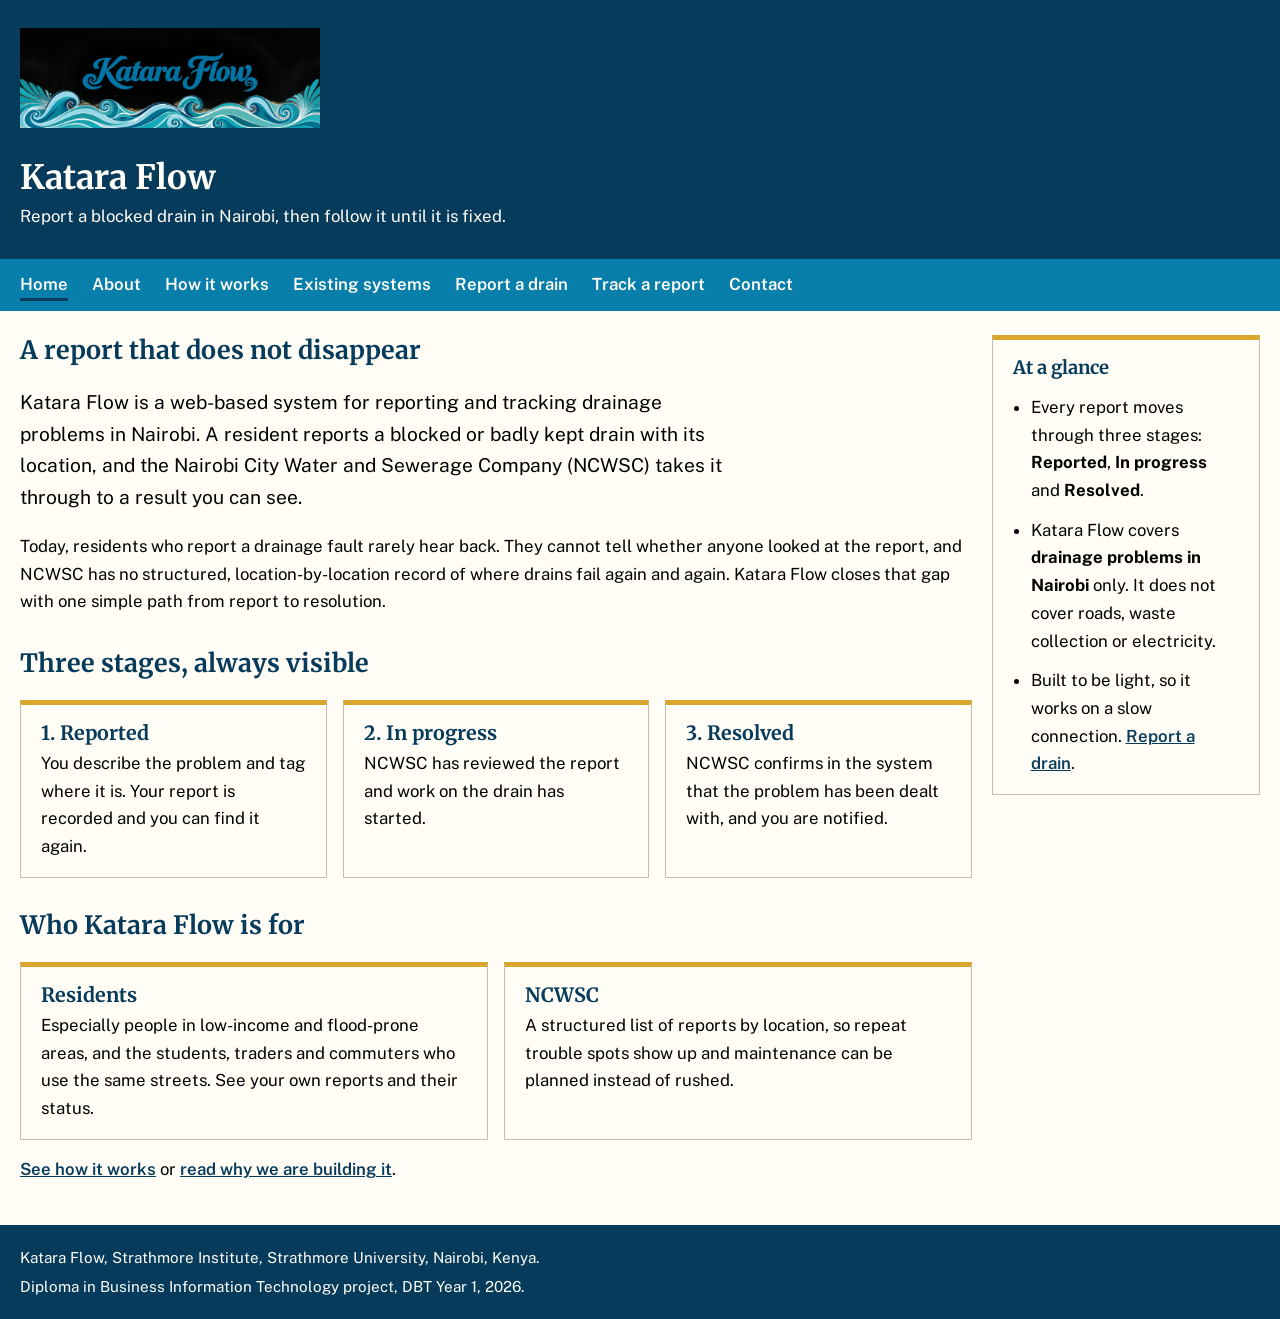
<file: index.html>
<!DOCTYPE html>
<html lang="en">
<head>
  <meta charset="utf-8">
  <meta name="viewport" content="width=device-width, initial-scale=1">
  <title>Katara Flow - Drainage reporting and tracking for Nairobi</title>
  <link rel="preconnect" href="https://fonts.googleapis.com">
  <link rel="preconnect" href="https://fonts.gstatic.com" crossorigin>
  <link href="https://fonts.googleapis.com/css2?family=Merriweather:ital,wght@0,400;0,700;1,400&family=Public+Sans:ital,wght@0,400;0,600;0,700;1,400&display=swap" rel="stylesheet">
  <link rel="stylesheet" href="css/style.css">
</head>
<body>

    <header class="navbar">
  <a href="index.html" class="brand">
    <img
      src="img\katara flow logo.jpeg"
      alt="Katara Flow"
      class="logo" />
    <span class="brand-name">Katara Flow</span>
  </a>   

  <div class="header-text">
    <h1>Katara Flow</h1>
    <p>Report a blocked drain in Nairobi, then follow it until it is fixed.</p>
  </div>
  
  </header>

  <nav>
    <ul>
      <li><a href="index.html" aria-current="page">Home</a></li>
      <li><a href="about.html">About</a></li>
      <li><a href="how-it-works.html">How it works</a></li>
      <li><a href="systems.html">Existing systems</a></li>
      <li><a href="report.html">Report a drain</a></li>
      <li><a href="track.html">Track a report</a></li>
      <li><a href="contact.html">Contact</a></li>
    </ul>
  </nav>

  <main>
    <section>
      <h2>A report that does not disappear</h2>
      <p class="lead">Katara Flow is a web-based system for reporting and
         tracking drainage problems in Nairobi. A resident reports a blocked
         or badly kept drain with its location, and the Nairobi City Water
         and Sewerage Company (NCWSC) takes it through to a result you can
         see.</p>
      <p>Today, residents who report a drainage fault rarely hear back. They
         cannot tell whether anyone looked at the report, and NCWSC has no
         structured, location-by-location record of where drains fail again
         and again. Katara Flow closes that gap with one simple path from
         report to resolution.</p>
    </section>

    <section>
      <h2>Three stages, always visible</h2>
      <ul class="cards">
        <li>
          <h3>1. Reported</h3>
          <p>You describe the problem and tag where it is. Your report is
             recorded and you can find it again.</p>
        </li>
        <li>
          <h3>2. In progress</h3>
          <p>NCWSC has reviewed the report and work on the drain has
             started.</p>
        </li>
        <li>
          <h3>3. Resolved</h3>
          <p>NCWSC confirms in the system that the problem has been dealt
             with, and you are notified.</p>
        </li>
      </ul>
    </section>

    <section>
      <h2>Who Katara Flow is for</h2>
      <ul class="cards">
        <li>
          <h3>Residents</h3>
          <p>Especially people in low-income and flood-prone areas, and the
             students, traders and commuters who use the same streets. See
             your own reports and their status.</p>
        </li>
        <li>
          <h3>NCWSC</h3>
          <p>A structured list of reports by location, so repeat trouble
             spots show up and maintenance can be planned instead of
             rushed.</p>
        </li>
      </ul>
      <p><a href="how-it-works.html">See how it works</a> or
         <a href="about.html">read why we are building it</a>.</p>
    </section>
  </main>

  <aside>
    <h2>At a glance</h2>
    <ul>
      <li>Every report moves through three stages:
          <strong>Reported</strong>, <strong>In progress</strong>
          and <strong>Resolved</strong>.</li>
      <li>Katara Flow covers <strong>drainage problems in Nairobi</strong>
          only. It does not cover roads, waste collection or electricity.</li>
      <li>Built to be light, so it works on a slow connection.
          <a href="report.html">Report a drain</a>.</li>
    </ul>
  </aside>

  <footer>
    <p>Katara Flow, Strathmore Institute, Strathmore University, Nairobi, Kenya.</p>
    <p>Diploma in Business Information Technology project, DBT Year 1, 2026.</p>
  </footer>

</body>
</html>
</file>
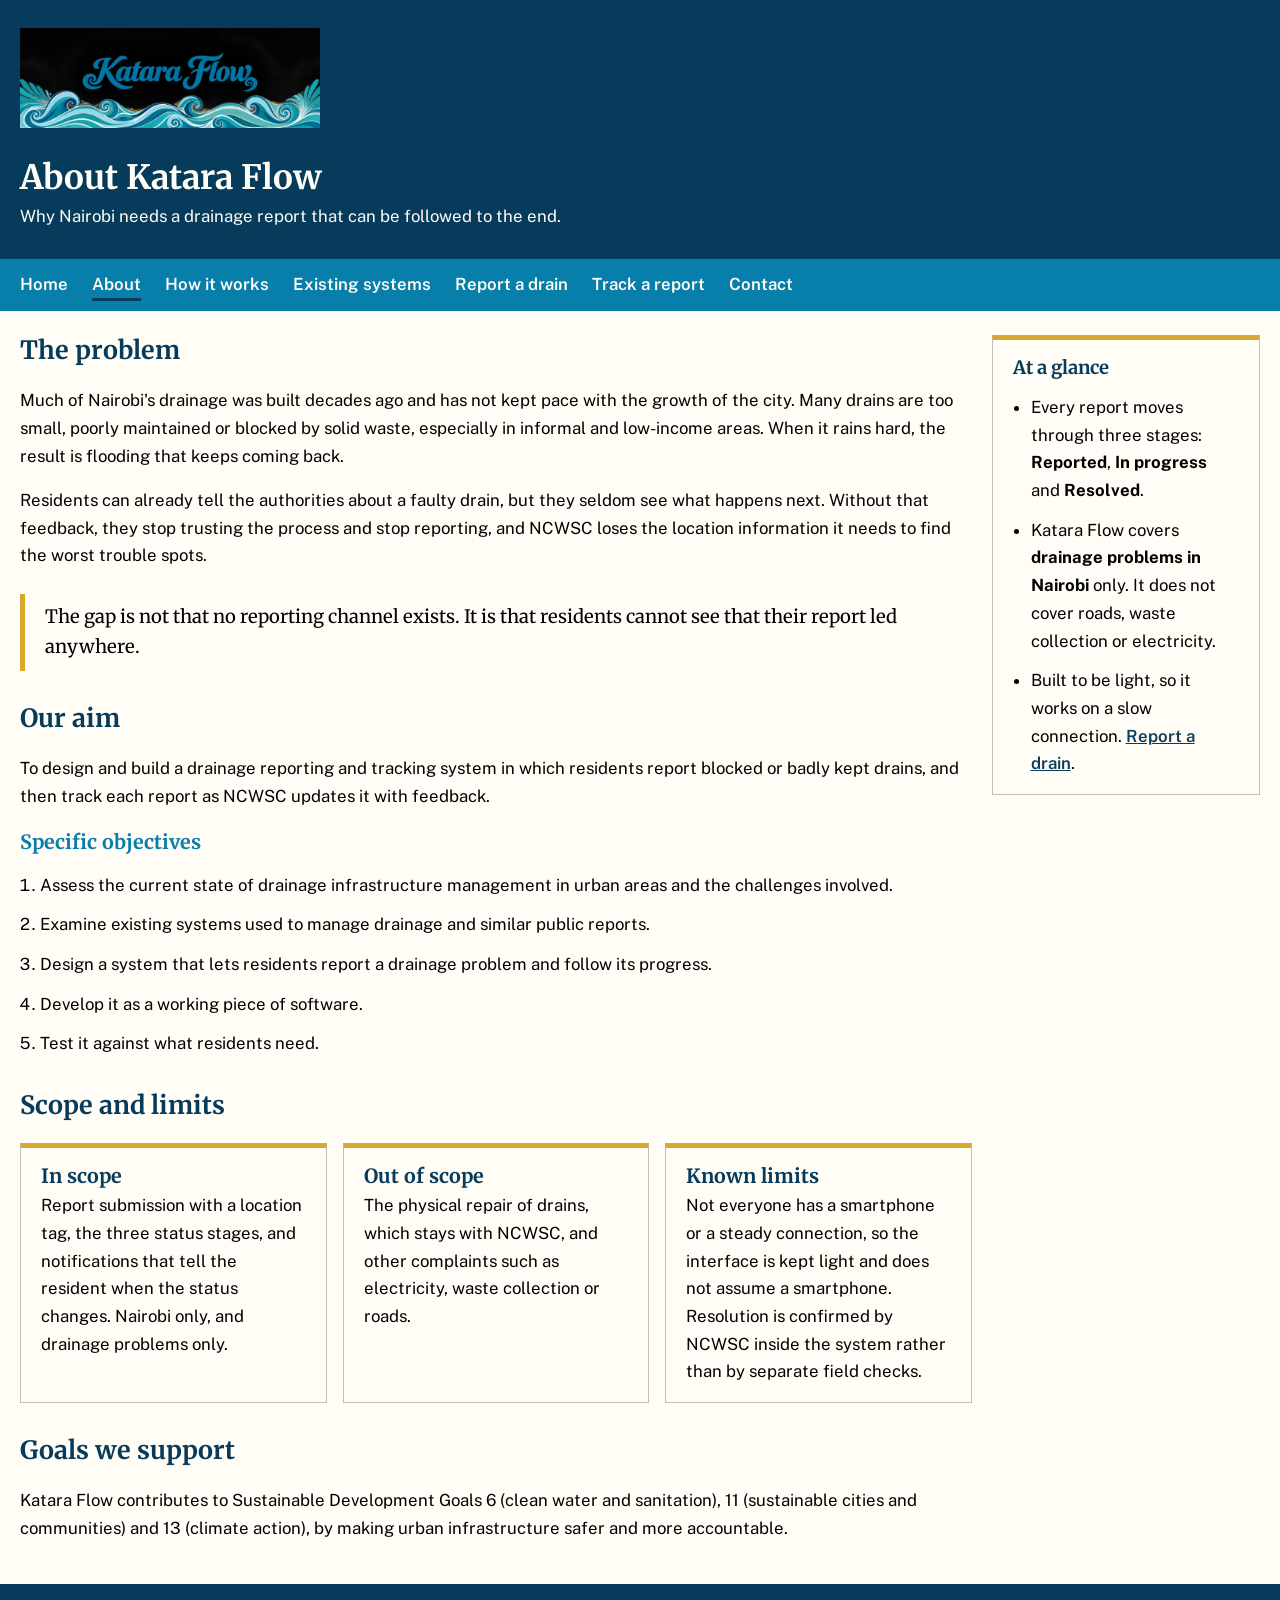
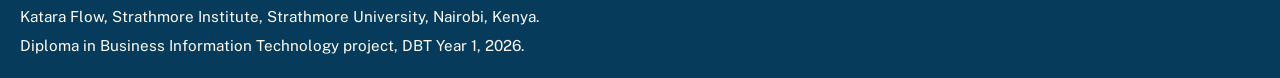
<file: about.html>
<!DOCTYPE html>
<html lang="en">
<head>
  <meta charset="utf-8">
  <meta name="viewport" content="width=device-width, initial-scale=1">
  <title>About - Katara Flow</title>
  <link rel="preconnect" href="https://fonts.googleapis.com">
  <link rel="preconnect" href="https://fonts.gstatic.com" crossorigin>
  <link href="https://fonts.googleapis.com/css2?family=Merriweather:ital,wght@0,400;0,700;1,400&family=Public+Sans:ital,wght@0,400;0,600;0,700;1,400&display=swap" rel="stylesheet">
  <link rel="stylesheet" href="css/style.css">
</head>
<body>

  
    <header class="navbar">
  <a href="index.html" class="brand">
    <img
      src="img\katara flow logo.jpeg"
      alt="Katara Flow"
      class="logo"
    />
    <span class="brand-name">Katara Flow</span>
  </a>   

     <h1>About Katara Flow</h1>
    <p>Why Nairobi needs a drainage report that can be followed to the end.</p>
  </header>

  <nav>
    <ul>
      <li><a href="index.html">Home</a></li>
      <li><a href="about.html" aria-current="page">About</a></li>
      <li><a href="how-it-works.html">How it works</a></li>
      <li><a href="systems.html">Existing systems</a></li>
      <li><a href="report.html">Report a drain</a></li>
      <li><a href="track.html">Track a report</a></li>
      <li><a href="contact.html">Contact</a></li>
    </ul>
  </nav>

  <main>
    <section>
      <h2>The problem</h2>
      <p>Much of Nairobi's drainage was built decades ago and has not kept
         pace with the growth of the city. Many drains are too small, poorly
         maintained or blocked by solid waste, especially in informal and
         low-income areas. When it rains hard, the result is flooding that
         keeps coming back.</p>
      <p>Residents can already tell the authorities about a faulty drain,
         but they seldom see what happens next. Without that feedback, they
         stop trusting the process and stop reporting, and NCWSC loses the
         location information it needs to find the worst trouble spots.</p>
      <blockquote>
        <p>The gap is not that no reporting channel exists. It is that
           residents cannot see that their report led anywhere.</p>
      </blockquote>
    </section>

    <section>
      <h2>Our aim</h2>
      <p>To design and build a drainage reporting and tracking system in
         which residents report blocked or badly kept drains, and then track
         each report as NCWSC updates it with feedback.</p>
      <h3>Specific objectives</h3>
      <ol class="steps">
        <li>Assess the current state of drainage infrastructure management
            in urban areas and the challenges involved.</li>
        <li>Examine existing systems used to manage drainage and similar
            public reports.</li>
        <li>Design a system that lets residents report a drainage problem
            and follow its progress.</li>
        <li>Develop it as a working piece of software.</li>
        <li>Test it against what residents need.</li>
      </ol>
    </section>

    <section>
      <h2>Scope and limits</h2>
      <ul class="cards">
        <li>
          <h3>In scope</h3>
          <p>Report submission with a location tag, the three status stages,
             and notifications that tell the resident when the status
             changes. Nairobi only, and drainage problems only.</p>
        </li>
        <li>
          <h3>Out of scope</h3>
          <p>The physical repair of drains, which stays with NCWSC, and
             other complaints such as electricity, waste collection or
             roads.</p>
        </li>
        <li>
          <h3>Known limits</h3>
          <p>Not everyone has a smartphone or a steady connection, so the
             interface is kept light and does not assume a smartphone.
             Resolution is confirmed by NCWSC inside the system rather than
             by separate field checks.</p>
        </li>
      </ul>
    </section>

    <section>
      <h2>Goals we support</h2>
      <p>Katara Flow contributes to Sustainable Development Goals 6 (clean
         water and sanitation), 11 (sustainable cities and communities) and
         13 (climate action), by making urban infrastructure safer and more
         accountable.</p>
    </section>
  </main>

  <aside>
    <h2>At a glance</h2>
    <ul>
      <li>Every report moves through three stages:
          <strong>Reported</strong>, <strong>In progress</strong>
          and <strong>Resolved</strong>.</li>
      <li>Katara Flow covers <strong>drainage problems in Nairobi</strong>
          only. It does not cover roads, waste collection or electricity.</li>
      <li>Built to be light, so it works on a slow connection.
          <a href="report.html">Report a drain</a>.</li>
    </ul>
  </aside>

  <footer>
    <p>Katara Flow, Strathmore Institute, Strathmore University, Nairobi, Kenya.</p>
    <p>Diploma in Business Information Technology project, DBT Year 1, 2026.</p>
  </footer>

</body>
</html>
</file>
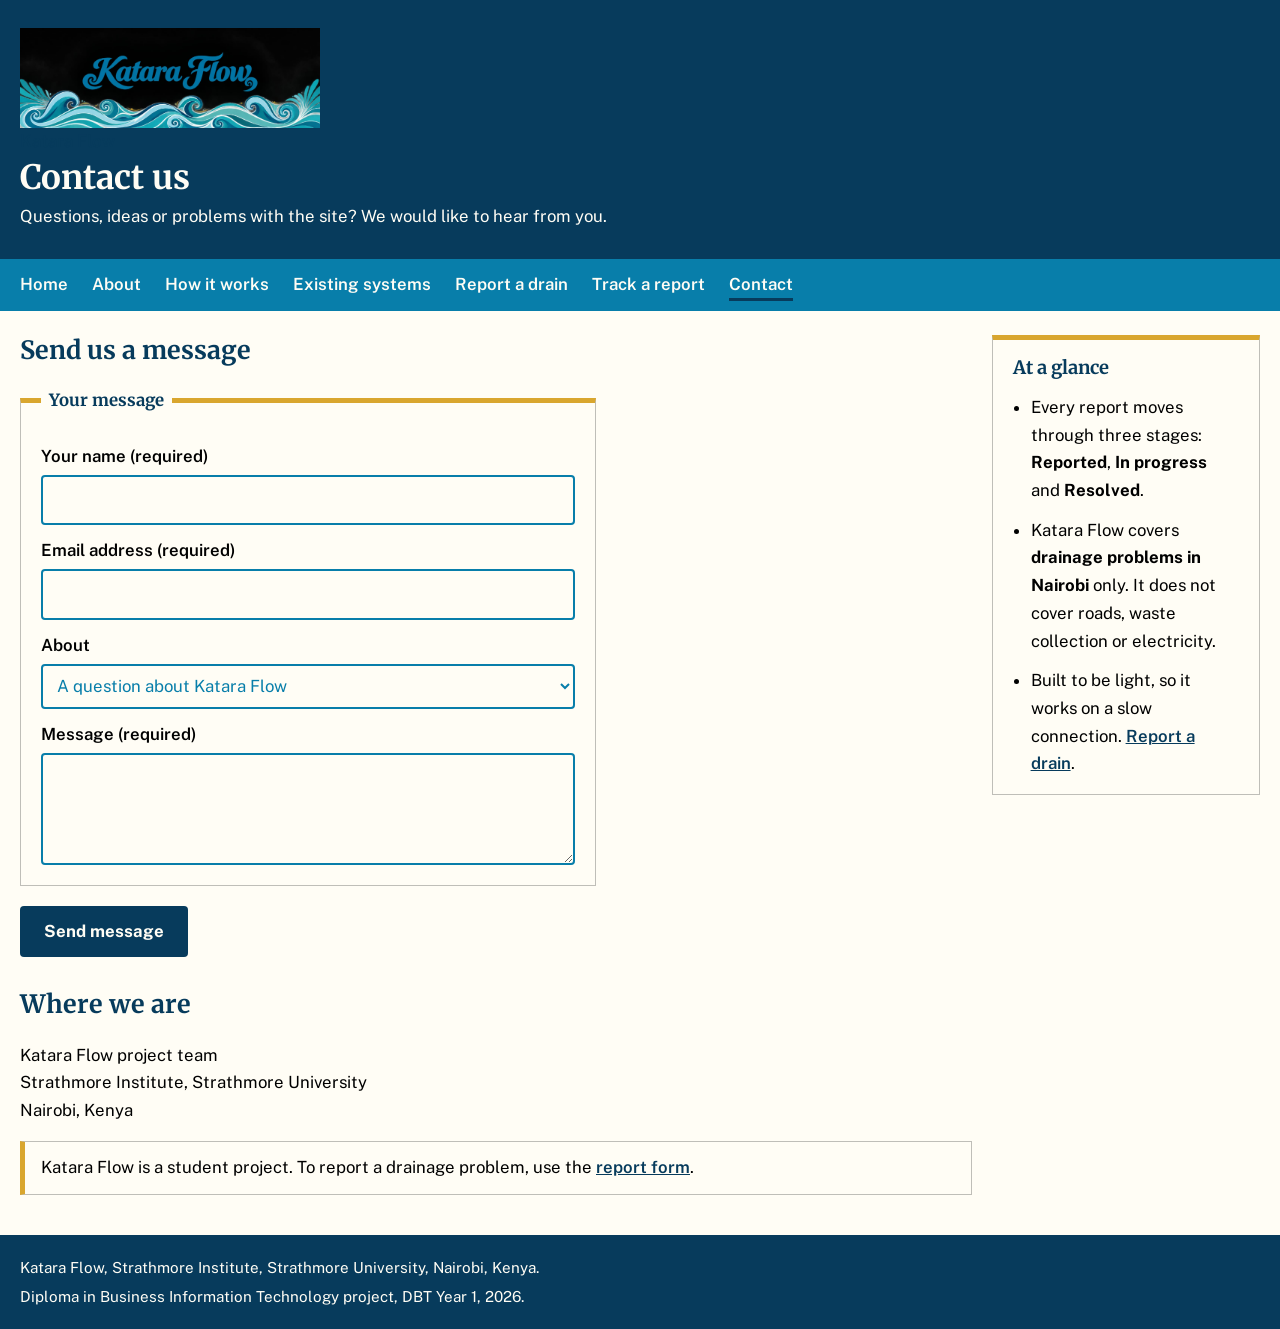
<file: contact.html>
<!DOCTYPE html>
<html lang="en">
<head>
  <meta charset="utf-8">
  <meta name="viewport" content="width=device-width, initial-scale=1">
  <title>Contact - Katara Flow</title>
  <link rel="preconnect" href="https://fonts.googleapis.com">
  <link rel="preconnect" href="https://fonts.gstatic.com" crossorigin>
  <link href="https://fonts.googleapis.com/css2?family=Merriweather:ital,wght@0,400;0,700;1,400&family=Public+Sans:ital,wght@0,400;0,600;0,700;1,400&display=swap" rel="stylesheet">
  <link rel="stylesheet" href="css/style.css">
</head>
<body>

<header class="navbar">
  <a href="index.html" class="brand">
    <img
      src="img\katara flow logo.jpeg"
      alt="Katara Flow"
      class="logo"
    />
    <span class="brand-name">Katara Flow</span>
  </a>  
  
    <h1>Contact us</h1>
    <p>Questions, ideas or problems with the site? We would like to hear from you.</p>
  </header>

  <nav>
    <ul>
      <li><a href="index.html">Home</a></li>
      <li><a href="about.html">About</a></li>
      <li><a href="how-it-works.html">How it works</a></li>
      <li><a href="systems.html">Existing systems</a></li>
      <li><a href="report.html">Report a drain</a></li>
      <li><a href="track.html">Track a report</a></li>
      <li><a href="contact.html" aria-current="page">Contact</a></li>
    </ul>
  </nav>

  <main>
    <section>
      <h2>Send us a message</h2>
      <form action="#" method="post">
        <fieldset>
          <legend>Your message</legend>

          <label for="c-name">Your name (required)</label>
          <input type="text" id="c-name" name="name" required>

          <label for="c-email">Email address (required)</label>
          <input type="email" id="c-email" name="email" required>

          <label for="c-topic">About</label>
          <select id="c-topic" name="topic">
            <option value="question">A question about Katara Flow</option>
            <option value="idea">An idea to improve it</option>
            <option value="problem">A problem using the site</option>
          </select>

          <label for="c-message">Message (required)</label>
          <textarea id="c-message" name="message" required></textarea>
        </fieldset>

        <button type="submit">Send message</button>
      </form>
    </section>

    <section>
      <h2>Where we are</h2>
      <address>
        Katara Flow project team<br>
        Strathmore Institute, Strathmore University<br>
        Nairobi, Kenya
      </address>
      <p class="note">Katara Flow is a student project. To report a drainage
         problem, use the <a href="report.html">report form</a>.</p>
    </section>
  </main>

  <aside>
    <h2>At a glance</h2>
    <ul>
      <li>Every report moves through three stages:
          <strong>Reported</strong>, <strong>In progress</strong>
          and <strong>Resolved</strong>.</li>
      <li>Katara Flow covers <strong>drainage problems in Nairobi</strong>
          only. It does not cover roads, waste collection or electricity.</li>
      <li>Built to be light, so it works on a slow connection.
          <a href="report.html">Report a drain</a>.</li>
    </ul>
  </aside>

  <footer>
    <p>Katara Flow, Strathmore Institute, Strathmore University, Nairobi, Kenya.</p>
    <p>Diploma in Business Information Technology project, DBT Year 1, 2026.</p>
  </footer>

</body>
</html>
</file>
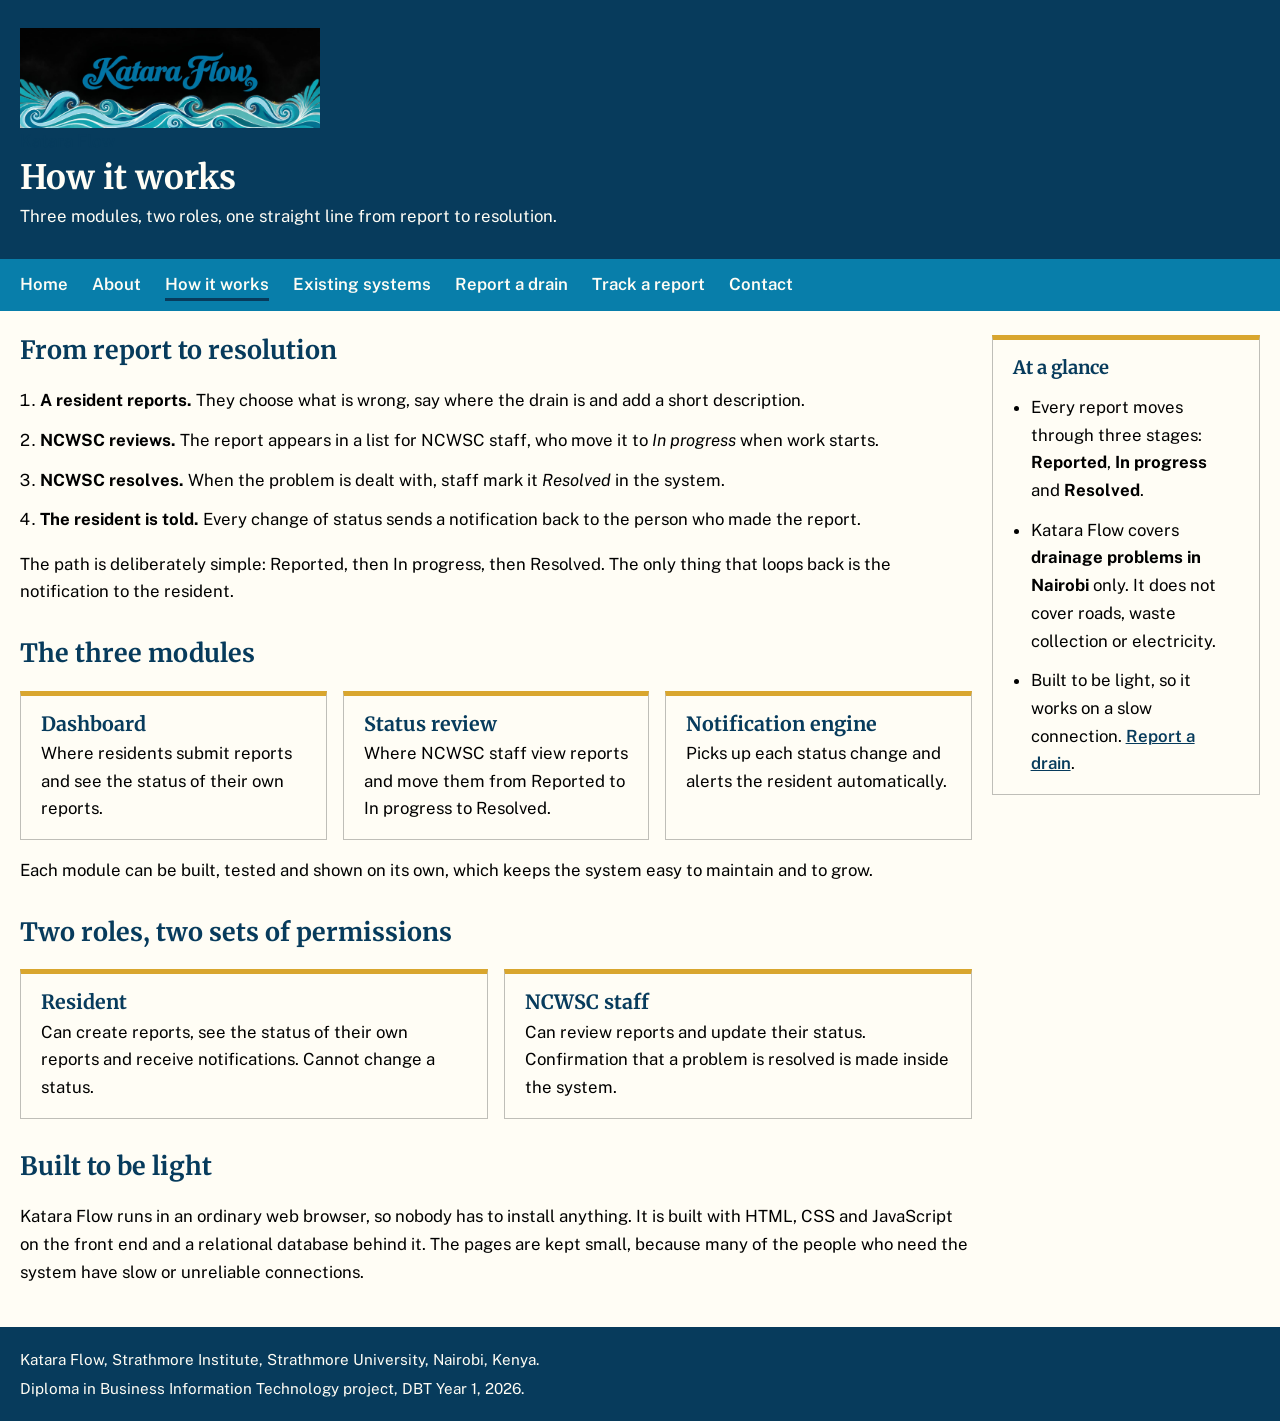
<file: how-it-works.html>
<!DOCTYPE html>
<html lang="en">
<head>
  <meta charset="utf-8">
  <meta name="viewport" content="width=device-width, initial-scale=1">
  <title>How it works - Katara Flow</title>
  <link rel="preconnect" href="https://fonts.googleapis.com">
  <link rel="preconnect" href="https://fonts.gstatic.com" crossorigin>
  <link href="https://fonts.googleapis.com/css2?family=Merriweather:ital,wght@0,400;0,700;1,400&family=Public+Sans:ital,wght@0,400;0,600;0,700;1,400&display=swap" rel="stylesheet">
  <link rel="stylesheet" href="css/style.css">
</head>
<body>

<header class="navbar">
  <a href="index.html" class="brand">
    <img
      src="img\katara flow logo.jpeg"
      alt="Katara Flow"
      class="logo"
    />
    <span class="brand-name">Katara Flow</span>
  </a> 
  
    <h1>How it works</h1>
    <p>Three modules, two roles, one straight line from report to resolution.</p>
  </header>

  <nav>
    <ul>
      <li><a href="index.html">Home</a></li>
      <li><a href="about.html">About</a></li>
      <li><a href="how-it-works.html" aria-current="page">How it works</a></li>
      <li><a href="systems.html">Existing systems</a></li>
      <li><a href="report.html">Report a drain</a></li>
      <li><a href="track.html">Track a report</a></li>
      <li><a href="contact.html">Contact</a></li>
    </ul>
  </nav>

  <main>
    <section>
      <h2>From report to resolution</h2>
      <ol class="steps">
        <li><strong>A resident reports.</strong> They choose what is wrong,
            say where the drain is and add a short description.</li>
        <li><strong>NCWSC reviews.</strong> The report appears in a list for
            NCWSC staff, who move it to <em>In progress</em> when work
            starts.</li>
        <li><strong>NCWSC resolves.</strong> When the problem is dealt with,
            staff mark it <em>Resolved</em> in the system.</li>
        <li><strong>The resident is told.</strong> Every change of status
            sends a notification back to the person who made the
            report.</li>
      </ol>
      <p>The path is deliberately simple: Reported, then In progress, then
         Resolved. The only thing that loops back is the notification to the
         resident.</p>
    </section>

    <section>
      <h2>The three modules</h2>
      <ul class="cards">
        <li>
          <h3>Dashboard</h3>
          <p>Where residents submit reports and see the status of their own
             reports.</p>
        </li>
        <li>
          <h3>Status review</h3>
          <p>Where NCWSC staff view reports and move them from Reported to
             In progress to Resolved.</p>
        </li>
        <li>
          <h3>Notification engine</h3>
          <p>Picks up each status change and alerts the resident
             automatically.</p>
        </li>
      </ul>
      <p>Each module can be built, tested and shown on its own, which keeps
         the system easy to maintain and to grow.</p>
    </section>

    <section>
      <h2>Two roles, two sets of permissions</h2>
      <ul class="cards">
        <li>
          <h3>Resident</h3>
          <p>Can create reports, see the status of their own reports and
             receive notifications. Cannot change a status.</p>
        </li>
        <li>
          <h3>NCWSC staff</h3>
          <p>Can review reports and update their status. Confirmation that a
             problem is resolved is made inside the system.</p>
        </li>
      </ul>
    </section>

    <section>
      <h2>Built to be light</h2>
      <p>Katara Flow runs in an ordinary web browser, so nobody has to
         install anything. It is built with HTML, CSS and JavaScript on the
         front end and a relational database behind it. The pages are kept
         small, because many of the people who need the system have slow or
         unreliable connections.</p>
    </section>
  </main>

  <aside>
    <h2>At a glance</h2>
    <ul>
      <li>Every report moves through three stages:
          <strong>Reported</strong>, <strong>In progress</strong>
          and <strong>Resolved</strong>.</li>
      <li>Katara Flow covers <strong>drainage problems in Nairobi</strong>
          only. It does not cover roads, waste collection or electricity.</li>
      <li>Built to be light, so it works on a slow connection.
          <a href="report.html">Report a drain</a>.</li>
    </ul>
  </aside>

  <footer>
    <p>Katara Flow, Strathmore Institute, Strathmore University, Nairobi, Kenya.</p>
    <p>Diploma in Business Information Technology project, DBT Year 1, 2026.</p>
  </footer>

</body>
</html>
</file>
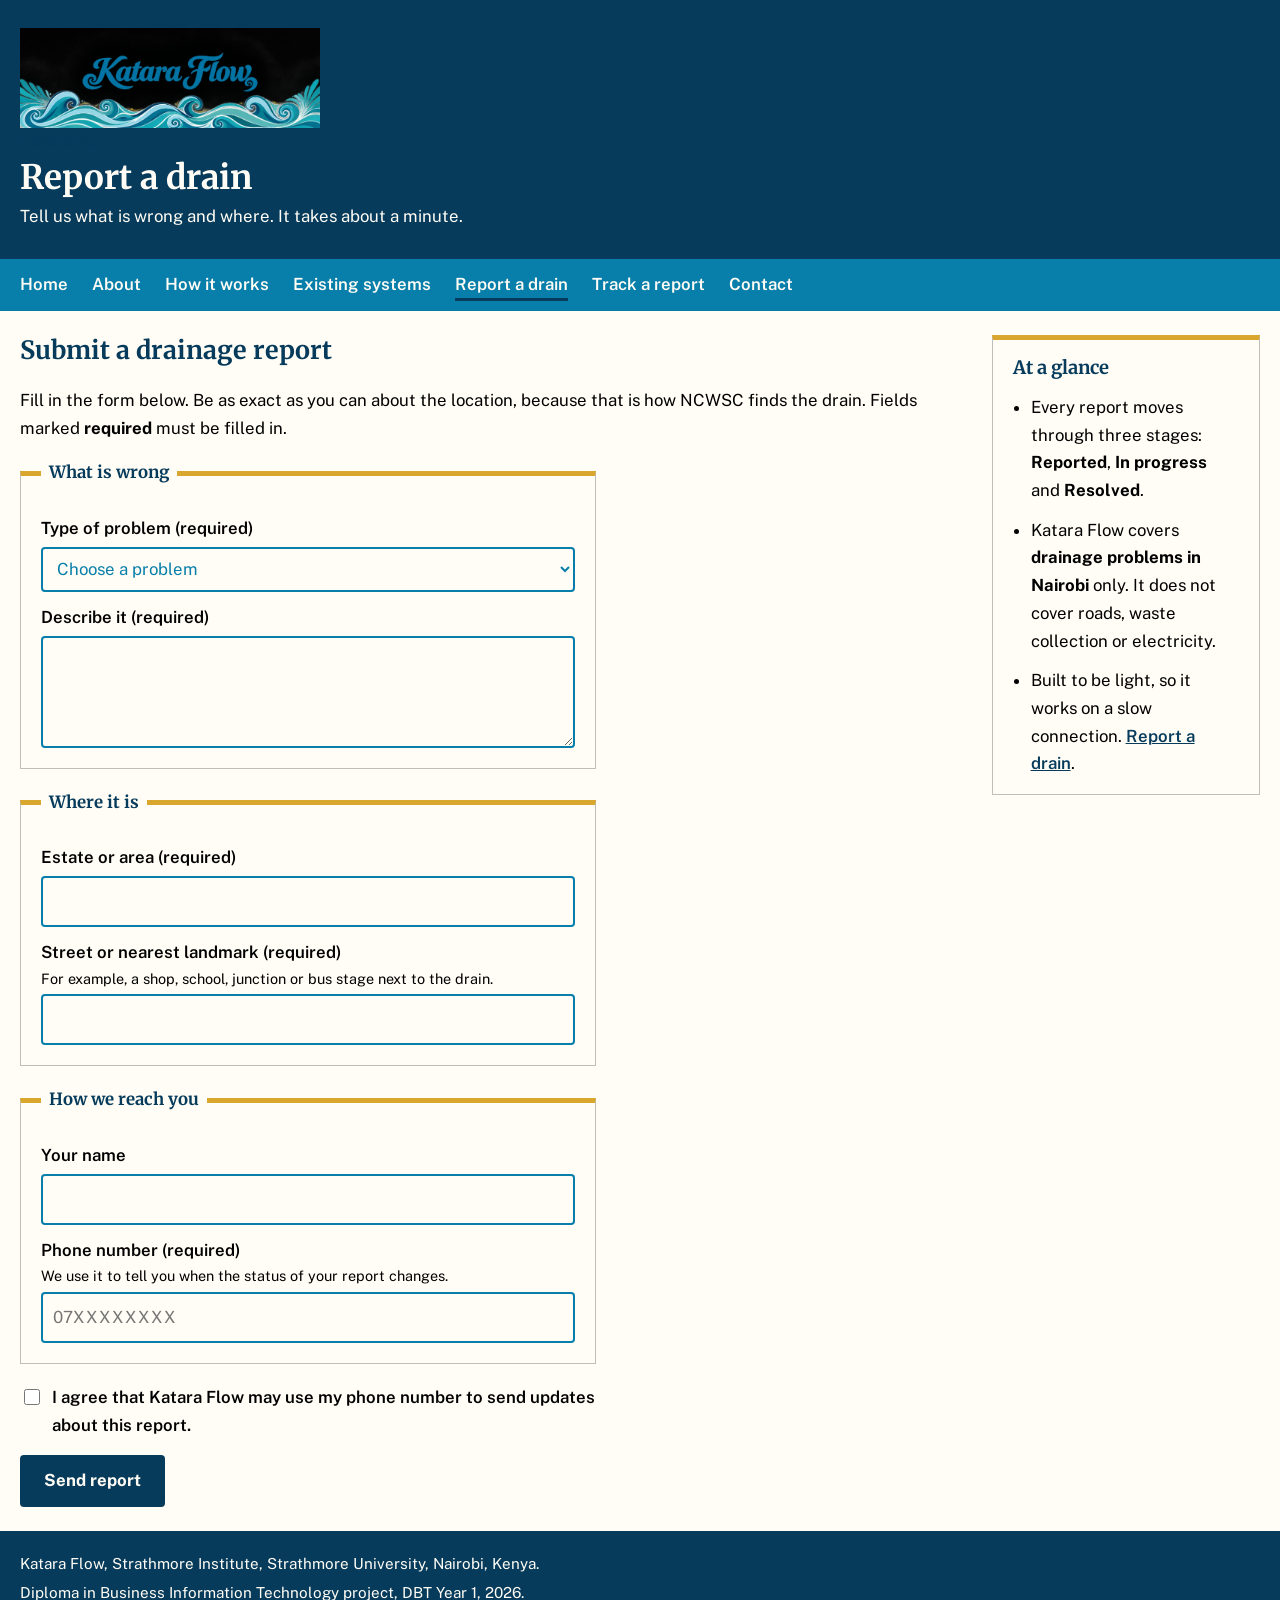
<file: report.html>
<!DOCTYPE html>
<html lang="en">
<head>
  <meta charset="utf-8">
  <meta name="viewport" content="width=device-width, initial-scale=1">
  <title>Report a drain - Katara Flow</title>
  <link rel="preconnect" href="https://fonts.googleapis.com">
  <link rel="preconnect" href="https://fonts.gstatic.com" crossorigin>
  <link href="https://fonts.googleapis.com/css2?family=Merriweather:ital,wght@0,400;0,700;1,400&family=Public+Sans:ital,wght@0,400;0,600;0,700;1,400&display=swap" rel="stylesheet">
  <link rel="stylesheet" href="css/style.css">
</head>
<body>

  <header class="navbar">
  <a href="index.html" class="brand">
    <img
      src="img\katara flow logo.jpeg"
      alt="Katara Flow"
      class="logo"
    />
    <span class="brand-name">Katara Flow</span>
  </a> 
  
    <h1>Report a drain</h1>
    <p>Tell us what is wrong and where. It takes about a minute.</p>
  </header>

  <nav>
    <ul>
      <li><a href="index.html">Home</a></li>
      <li><a href="about.html">About</a></li>
      <li><a href="how-it-works.html">How it works</a></li>
      <li><a href="systems.html">Existing systems</a></li>
      <li><a href="report.html" aria-current="page">Report a drain</a></li>
      <li><a href="track.html">Track a report</a></li>
      <li><a href="contact.html">Contact</a></li>
    </ul>
  </nav>

  <main>
    <section>
      <h2>Submit a drainage report</h2>
      <p>Fill in the form below. Be as exact as you can about the location,
         because that is how NCWSC finds the drain. Fields marked
         <strong>required</strong> must be filled in.</p>

      <form action="#" method="post">
        <fieldset>
          <legend>What is wrong</legend>

          <label for="problem">Type of problem (required)</label>
          <select id="problem" name="problem" required>
            <option value="">Choose a problem</option>
            <option value="blocked">Drain blocked by waste or silt</option>
            <option value="overflow">Drain overflowing</option>
            <option value="damaged">Drain damaged or collapsed</option>
            <option value="cover">Cover missing or broken</option>
            <option value="other">Something else</option>
          </select>

          <label for="description">Describe it (required)</label>
          <textarea id="description" name="description" required></textarea>
        </fieldset>

        <fieldset>
          <legend>Where it is</legend>

          <label for="area">Estate or area (required)</label>
          <input type="text" id="area" name="area" required>

          <label for="landmark">Street or nearest landmark (required)
            <span class="hint">For example, a shop, school, junction or
              bus stage next to the drain.</span>
          </label>
          <input type="text" id="landmark" name="landmark" required>
        </fieldset>

        <fieldset>
          <legend>How we reach you</legend>

          <label for="name">Your name</label>
          <input type="text" id="name" name="name">

          <label for="phone">Phone number (required)
            <span class="hint">We use it to tell you when the status of
              your report changes.</span>
          </label>
          <input type="tel" id="phone" name="phone"
                 pattern="07[0-9]{8}"
                 title="Ten digits, starting 07"
                 placeholder="07XXXXXXXX" required>
        </fieldset>

        <label for="consent" class="checkbox-label">
          <input type="checkbox" id="consent" name="consent" required>
          I agree that Katara Flow may use my phone number to send updates
          about this report.
        </label>

        <button type="submit">Send report</button>
      </form>
    </section>
  </main>

  <aside>
    <h2>At a glance</h2>
    <ul>
      <li>Every report moves through three stages:
          <strong>Reported</strong>, <strong>In progress</strong>
          and <strong>Resolved</strong>.</li>
      <li>Katara Flow covers <strong>drainage problems in Nairobi</strong>
          only. It does not cover roads, waste collection or electricity.</li>
      <li>Built to be light, so it works on a slow connection.
          <a href="report.html">Report a drain</a>.</li>
    </ul>
  </aside>

  <footer>
    <p>Katara Flow, Strathmore Institute, Strathmore University, Nairobi, Kenya.</p>
    <p>Diploma in Business Information Technology project, DBT Year 1, 2026.</p>
  </footer>

</body>
</html>
</file>
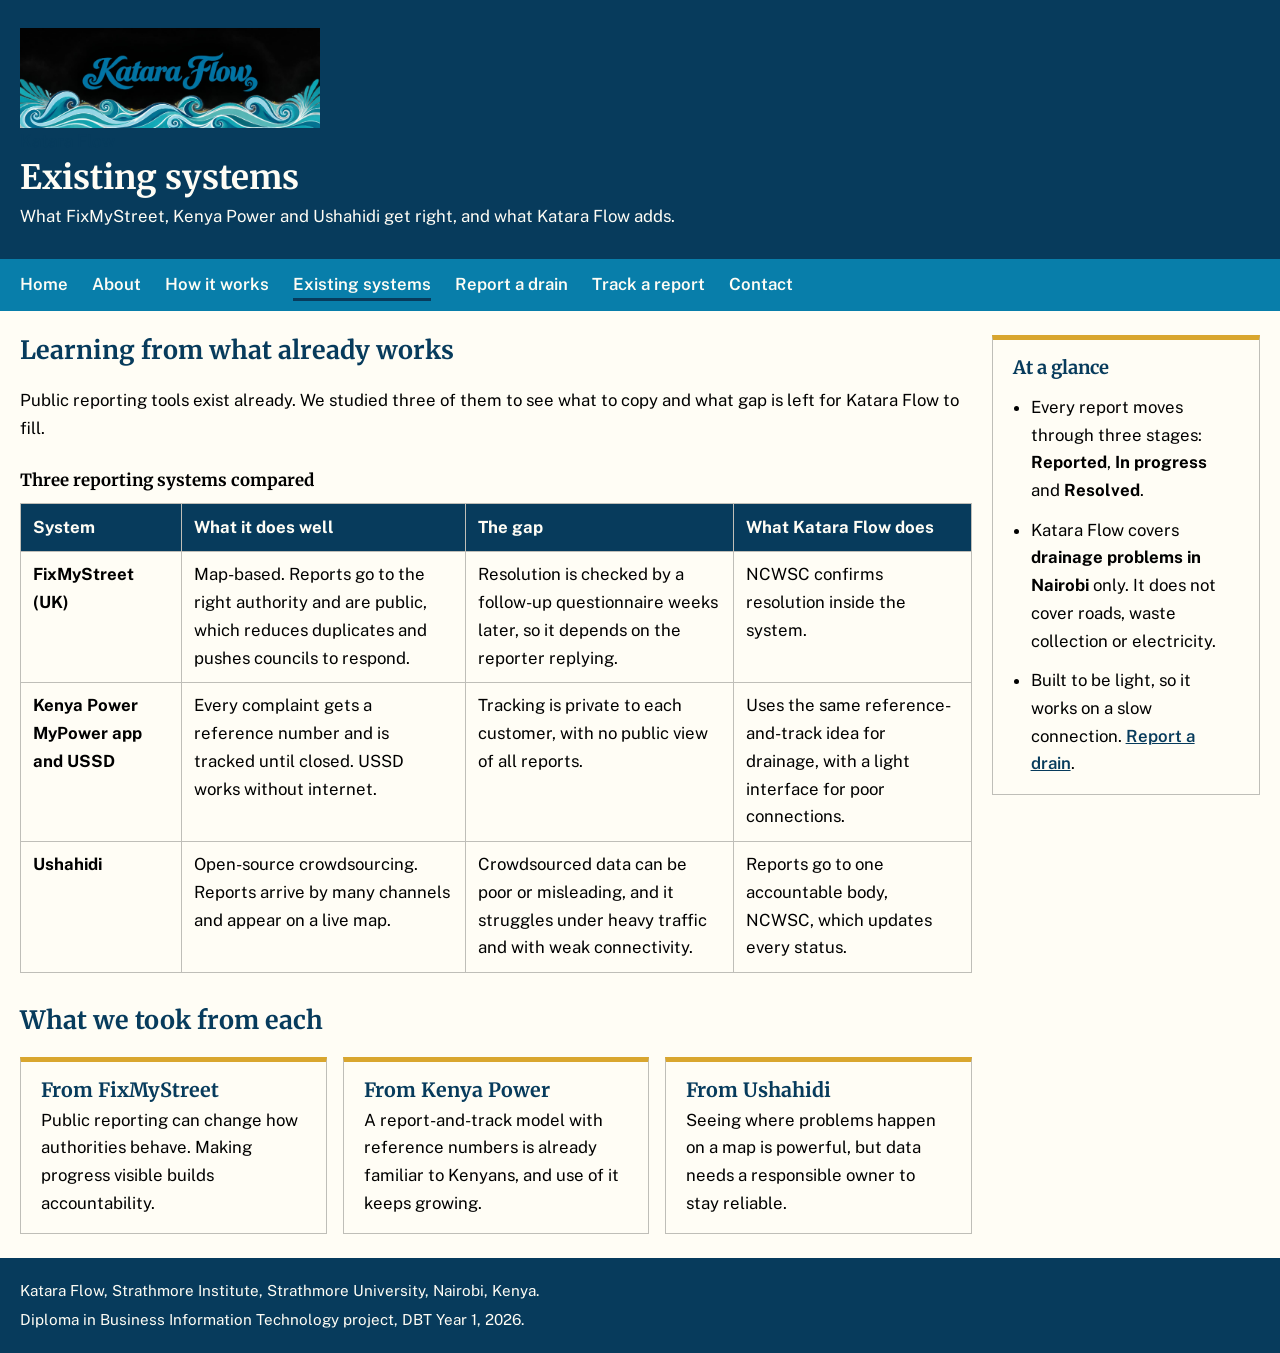
<file: systems.html>
<!DOCTYPE html>
<html lang="en">
<head>
  <meta charset="utf-8">
  <meta name="viewport" content="width=device-width, initial-scale=1">
  <title>Existing systems - Katara Flow</title>
  <link rel="preconnect" href="https://fonts.googleapis.com">
  <link rel="preconnect" href="https://fonts.gstatic.com" crossorigin>
  <link href="https://fonts.googleapis.com/css2?family=Merriweather:ital,wght@0,400;0,700;1,400&family=Public+Sans:ital,wght@0,400;0,600;0,700;1,400&display=swap" rel="stylesheet">
  <link rel="stylesheet" href="css/style.css">
</head>
<body>

    <header class="navbar">
  <a href="index.html" class="brand">
    <img
      src="img\katara flow logo.jpeg"
      alt="Katara Flow"
      class="logo"
    />
    <span class="brand-name">Katara Flow</span>
  </a> 

    <h1>Existing systems</h1>
    <p>What FixMyStreet, Kenya Power and Ushahidi get right, and what Katara Flow adds.</p>
  </header>

  <nav>
    <ul>
      <li><a href="index.html">Home</a></li>
      <li><a href="about.html">About</a></li>
      <li><a href="how-it-works.html">How it works</a></li>
      <li><a href="systems.html" aria-current="page">Existing systems</a></li>
      <li><a href="report.html">Report a drain</a></li>
      <li><a href="track.html">Track a report</a></li>
      <li><a href="contact.html">Contact</a></li>
    </ul>
  </nav>

  <main>
    <section>
      <h2>Learning from what already works</h2>
      <p>Public reporting tools exist already. We studied three of them to
         see what to copy and what gap is left for Katara Flow to fill.</p>

      <div class="table-scroll">
        <table>
          <caption>Three reporting systems compared</caption>
          <thead>
            <tr>
              <th scope="col">System</th>
              <th scope="col">What it does well</th>
              <th scope="col">The gap</th>
              <th scope="col">What Katara Flow does</th>
            </tr>
          </thead>
          <tbody>
            <tr>
              <th scope="row">FixMyStreet (UK)</th>
              <td>Map-based. Reports go to the right authority and are
                  public, which reduces duplicates and pushes councils to
                  respond.</td>
              <td>Resolution is checked by a follow-up questionnaire weeks
                  later, so it depends on the reporter replying.</td>
              <td>NCWSC confirms resolution inside the system.</td>
            </tr>
            <tr>
              <th scope="row">Kenya Power MyPower app and USSD</th>
              <td>Every complaint gets a reference number and is tracked
                  until closed. USSD works without internet.</td>
              <td>Tracking is private to each customer, with no public view
                  of all reports.</td>
              <td>Uses the same reference-and-track idea for drainage, with
                  a light interface for poor connections.</td>
            </tr>
            <tr>
              <th scope="row">Ushahidi</th>
              <td>Open-source crowdsourcing. Reports arrive by many
                  channels and appear on a live map.</td>
              <td>Crowdsourced data can be poor or misleading, and it
                  struggles under heavy traffic and with weak
                  connectivity.</td>
              <td>Reports go to one accountable body, NCWSC, which updates
                  every status.</td>
            </tr>
          </tbody>
        </table>
      </div>
    </section>

    <section>
      <h2>What we took from each</h2>
      <ul class="cards">
        <li>
          <h3>From FixMyStreet</h3>
          <p>Public reporting can change how authorities behave. Making
             progress visible builds accountability.</p>
        </li>
        <li>
          <h3>From Kenya Power</h3>
          <p>A report-and-track model with reference numbers is already
             familiar to Kenyans, and use of it keeps growing.</p>
        </li>
        <li>
          <h3>From Ushahidi</h3>
          <p>Seeing where problems happen on a map is powerful, but data
             needs a responsible owner to stay reliable.</p>
        </li>
      </ul>
    </section>
  </main>

  <aside>
    <h2>At a glance</h2>
    <ul>
      <li>Every report moves through three stages:
          <strong>Reported</strong>, <strong>In progress</strong>
          and <strong>Resolved</strong>.</li>
      <li>Katara Flow covers <strong>drainage problems in Nairobi</strong>
          only. It does not cover roads, waste collection or electricity.</li>
      <li>Built to be light, so it works on a slow connection.
          <a href="report.html">Report a drain</a>.</li>
    </ul>
  </aside>

  <footer>
    <p>Katara Flow, Strathmore Institute, Strathmore University, Nairobi, Kenya.</p>
    <p>Diploma in Business Information Technology project, DBT Year 1, 2026.</p>
  </footer>

</body>
</html>
</file>
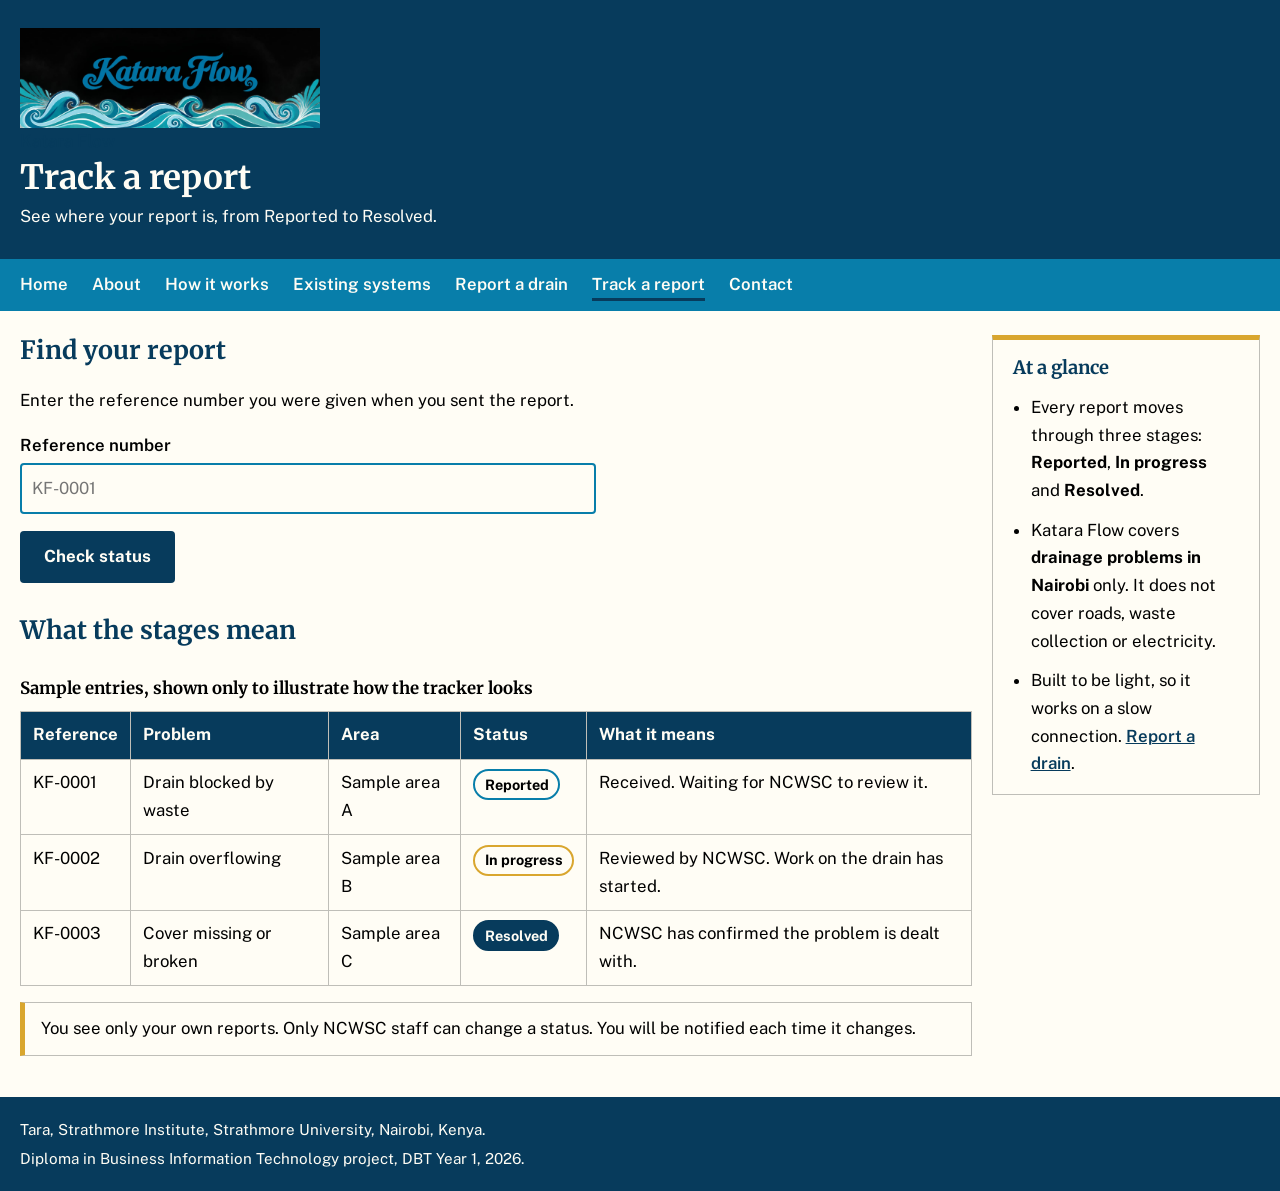
<file: track.html>
<!DOCTYPE html>
<html lang="en">
<head>
  <meta charset="utf-8">
  <meta name="viewport" content="width=device-width, initial-scale=1">
  <title>Track a report - Katara Flow</title>
  <link rel="preconnect" href="https://fonts.googleapis.com">
  <link rel="preconnect" href="https://fonts.gstatic.com" crossorigin>
  <link href="https://fonts.googleapis.com/css2?family=Merriweather:ital,wght@0,400;0,700;1,400&family=Public+Sans:ital,wght@0,400;0,600;0,700;1,400&display=swap" rel="stylesheet">
  <link rel="stylesheet" href="css/style.css">
</head>
<body>

  <header class="navbar">
  <a href="index.html" class="brand">
    <img
      src="img\katara flow logo.jpeg"
      alt="Katara Flow"
      class="logo"
    />
    <span class="brand-name">Katara Flow</span>
  </a> 
  
    <h1>Track a report</h1>
    <p>See where your report is, from Reported to Resolved.</p>
  </header>

  <nav>
    <ul>
      <li><a href="index.html">Home</a></li>
      <li><a href="about.html">About</a></li>
      <li><a href="how-it-works.html">How it works</a></li>
      <li><a href="systems.html">Existing systems</a></li>
      <li><a href="report.html">Report a drain</a></li>
      <li><a href="track.html" aria-current="page">Track a report</a></li>
      <li><a href="contact.html">Contact</a></li>
    </ul>
  </nav>

  <main>
    <section>
      <h2>Find your report</h2>
      <p>Enter the reference number you were given when you sent the
         report.</p>

      <form action="#" method="get">
        <label for="reference">Reference number</label>
        <input type="search" id="reference" name="reference"
               placeholder="KF-0001" required>
        <p><button type="submit">Check status</button></p>
      </form>
    </section>

    <section>
      <h2>What the stages mean</h2>
      <div class="table-scroll">
        <table>
          <caption>Sample entries, shown only to illustrate how the tracker looks</caption>
          <thead>
            <tr>
              <th scope="col">Reference</th>
              <th scope="col">Problem</th>
              <th scope="col">Area</th>
              <th scope="col">Status</th>
              <th scope="col">What it means</th>
            </tr>
          </thead>
          <tbody>
            <tr>
              <td>KF-0001</td>
              <td>Drain blocked by waste</td>
              <td>Sample area A</td>
              <td><span class="badge">Reported</span></td>
              <td>Received. Waiting for NCWSC to review it.</td>
            </tr>
            <tr>
              <td>KF-0002</td>
              <td>Drain overflowing</td>
              <td>Sample area B</td>
              <td><span class="badge badge-progress">In progress</span></td>
              <td>Reviewed by NCWSC. Work on the drain has started.</td>
            </tr>
            <tr>
              <td>KF-0003</td>
              <td>Cover missing or broken</td>
              <td>Sample area C</td>
              <td><span class="badge badge-resolved">Resolved</span></td>
              <td>NCWSC has confirmed the problem is dealt with.</td>
            </tr>
          </tbody>
        </table>
      </div>
      <p class="note">You see only your own reports. Only NCWSC staff can
         change a status. You will be notified each time it changes.</p>
    </section>
  </main>

  <aside>
    <h2>At a glance</h2>
    <ul>
      <li>Every report moves through three stages:
          <strong>Reported</strong>, <strong>In progress</strong>
          and <strong>Resolved</strong>.</li>
      <li>Katara Flow covers <strong>drainage problems in Nairobi</strong>
          only. It does not cover roads, waste collection or electricity.</li>
      <li>Built to be light, so it works on a slow connection.
          <a href="report.html">Report a drain</a>.</li>
    </ul>
  </aside>

  <footer>
    <p>Tara, Strathmore Institute, Strathmore University, Nairobi, Kenya.</p>
    <p>Diploma in Business Information Technology project, DBT Year 1, 2026.</p>
  </footer>

</body>
</html>
</file>
<file: css/style.css>
/* House style — main #0B5C7A  ground #F2F7F9  ink #14232B  accent #E8833A
   headings: Merriweather, serif   body: Public Sans, sans-serif */

/* 1 · house style  (owner: Member 1) */
:root {
  --main: #073B5C;
  --ground: #FFFDF5;
  --ink: #087EAA;
  --text: black;
  --accent: #D9A62E;
  --line: color-mix(in srgb, var(--text) 25%, var(--ground));
}

.logo {
    width: 300px;
    height: 100px;
    object-fit: contain;
    flex-shrink:0;
}

* {
  box-sizing: border-box;
}

body {
  margin: 0;
  background: var(--ground);
  color: var(--text);
  font-family: "Public Sans", sans-serif;
  font-size: 1.05rem;
  line-height: 1.65;
}

h1, h2, h3 {
  font-family: "Merriweather", serif;
  line-height: 1.25;
}

h2 {
  color: var(--main);
  margin-top: 0;
}

h3 {
  color: #087EAA;
  margin-bottom: 0.25rem;
}

a {
  color: var(--main);
  font-weight: 600;
}

a:hover,
a:focus {
  text-decoration-thickness: 3px;
}

img,
input,
select,
textarea {
  max-width: 100%;
}

img {
  height: auto;
  display: block;
}

header,
footer {
  background: var(--main);
  color: var(--ground);
}

header {
  padding: 1.75rem 1.25rem;
}

header h1 {
  margin: 0 0 0.35rem;
}

header p {
  margin: 0;
  max-width: 46rem;
}

footer {
  padding: 1rem 1.25rem;
  font-size: 0.95rem;
}

footer p {
  margin: 0.25rem 0;
}

/* 2 · layout  (owner: Member 1) */
body {
  display: grid;
  grid-template-columns: minmax(0, 1fr) 18rem;
  grid-template-rows: auto auto 1fr auto;
  grid-template-areas:
    "header header"
    "nav    nav"
    "main   aside"
    "footer footer";
  min-height: 100vh;
}

header { grid-area: header; }
nav    { grid-area: nav; }
main   { grid-area: main; padding: 1.5rem 1.25rem; }
aside  { grid-area: aside; }
footer { grid-area: footer; }

nav {
  background: var(--ink);
  position: sticky;
  top: 0;
  z-index: 10;
}

nav ul {
  display: flex;
  flex-wrap: wrap;
  gap: 0.25rem 1.5rem;
  list-style: none;
  margin: 0;
  padding: 0.75rem 1.25rem;
}

nav a {
  color: var(--ground);
  text-decoration: none;
  padding: 0.25rem 0;
  border-bottom: 3px solid transparent;
}

nav a:hover,
nav a:focus,
nav a[aria-current="page"] {
  border-bottom-color: #073B5C;
}

section + section {
  margin-top: 2rem;
}

aside {
  align-self: start;
  margin: 1.5rem 1.25rem 1.5rem 0;
  padding: 1rem 1.25rem;
  border: 1px solid var(--line);
  border-top: 5px solid var(--accent);
}

aside h2 {
  font-size: 1.15rem;
}

aside ul {
  margin: 0;
  padding-left: 1.1rem;
}

aside li + li {
  margin-top: 0.75rem;
}

/* cards in a row that wraps */
.cards {
  display: flex;
  flex-wrap: wrap;
  gap: 1rem;
  list-style: none;
  margin: 1rem 0 0;
  padding: 0;
}

.cards li {
  flex: 1 1 13rem;
  min-width: 0;
  padding: 1rem 1.25rem;
  border: 1px solid var(--line);
  border-top: 5px solid var(--accent);
}

.cards h3 {
  margin-top: 0;
  color: var(--main);
}

.cards p {
  margin: 0.25rem 0 0;
}

/* 3 · index.html, about.html, how-it-works.html  (owner: Member 1) */
.lead {
  font-size: 1.2rem;
  max-width: 44rem;
}

blockquote {
  margin: 1.5rem 0;
  padding: 0.5rem 1.25rem;
  border-left: 5px solid var(--accent);
  font-family: "Merriweather", serif;
  font-size: 1.15rem;
}

blockquote p {
  margin: 0;
}

.steps {
  padding-left: 1.25rem;
}

.steps li + li {
  margin-top: 0.75rem;
}

/* 4 · systems.html and track.html: tables and badges  (owner: Member 2) */
.table-scroll {
  overflow-x: auto;
}

table {
  width: 100%;
  border-collapse: collapse;
}

caption {
  text-align: left;
  font-family: "Merriweather", serif;
  font-weight: 700;
  padding: 0.5rem 0;
}

th,
td {
  padding: 0.6rem 0.75rem;
  border: 1px solid var(--line);
  text-align: left;
  vertical-align: top;
}

thead th {
  background: var(--main);
  color: var(--ground);
}

.badge {
  display: inline-block;
  padding: 0.1rem 0.6rem;
  border: 2px solid var(--ink);
  border-radius: 1rem;
  font-weight: 700;
  font-size: 0.9rem;
  white-space: nowrap;
}

.badge-progress {
  border-color: var(--accent);
}

.badge-resolved {
  background: var(--main);
  border-color: var(--main);
  color: var(--ground);
}

.note {
  margin-top: 1rem;
  padding: 0.75rem 1rem;
  border-left: 5px solid var(--accent);
  border-top: 1px solid var(--line);
  border-right: 1px solid var(--line);
  border-bottom: 1px solid var(--line);
}

/* 5 · report.html and contact.html: forms  (owner: Member 2) */
form {
  max-width: 36rem;
}

fieldset {
  margin: 0 0 1.25rem;
  padding: 1rem 1.25rem 1.25rem;
  border: 1px solid var(--line);
  border-top: 5px solid var(--accent);
}

legend {
  padding: 0 0.5rem;
  font-family: "Merriweather", serif;
  font-weight: 700;
  color: var(--main);
}

label {
  display: block;
  margin-top: 0.75rem;
  font-weight: 600;
}

input[type="text"],
input[type="tel"],
input[type="email"],
input[type="search"],
select,
textarea {
  display: block;
  width: 100%;
  margin-top: 0.25rem;
  padding: 0.6rem;
  font: inherit;
  color: var(--ink);
  background: var(--ground);
  border: 2px solid var(--ink);
  border-radius: 4px;
}

textarea {
  min-height: 7rem;
  resize: vertical;
}

input:focus,
select:focus,
textarea:focus,
button:focus {
  outline: 3px solid var(--accent);
  outline-offset: 2px;
}

.hint {
  display: block;
  font-weight: 400;
  font-size: 0.9rem;
}

.checkbox-label {
  display: flex;
  align-items: flex-start;
  gap: 0.6rem;
  margin-bottom: 1rem;
}

.checkbox-label input {
  width: 1.25rem;
  height: 1.25rem;
  margin-top: 0.2rem;
  accent-color: var(--main);
}

button {
  padding: 0.75rem 1.5rem;
  font: inherit;
  font-weight: 700;
  color: var(--ground);
  background: var(--main);
  border: 0;
  border-radius: 4px;
  cursor: pointer;
}

button:hover {
  background: var(--ink);
}

address {
  font-style: normal;
  margin-bottom: 1rem;
}

/* 6 · phone — keep this last  (owner: Member 1) */
@media (max-width: 700px) {
  body {
    grid-template-columns: minmax(0, 1fr);
    grid-template-rows: auto;
    grid-template-areas:
      "header"
      "nav"
      "main"
      "aside"
      "footer";
  }

  aside {
    margin: 0 1.25rem 1.5rem;
  }

  nav ul {
    gap: 0.25rem 1rem;
  }
}

/* Katara Flow wave banner */
.site-header {
  background: var(--ground);
  color: var(--main);
  padding: 1.75rem 0 0;
  overflow: hidden;
}

.site-header h1,
.site-header h3,
.site-header p {
  margin-left: 1.25rem;
  margin-right: 1.25rem;
}

.site-header h1 {
  color: var(--main);
}

.site-header h3 {
  color: #319C9D;
}

.site-header p {
  margin-bottom: 0;
  max-width: 46rem;
}

.wave-banner {
  display: block;
  width: 100%;
  height: clamp(135px, 20vw, 235px);
  object-fit: cover;
  object-position: center bottom;
  margin-top: 1.25rem;
}

/* Keep the page comfortable on smaller screens */
@media (max-width: 700px) {
  .site-header {
    padding-top: 1.25rem;
  }

  .wave-banner {
    height: 125px;
    margin-top: 1rem;
  }
}
</file>
